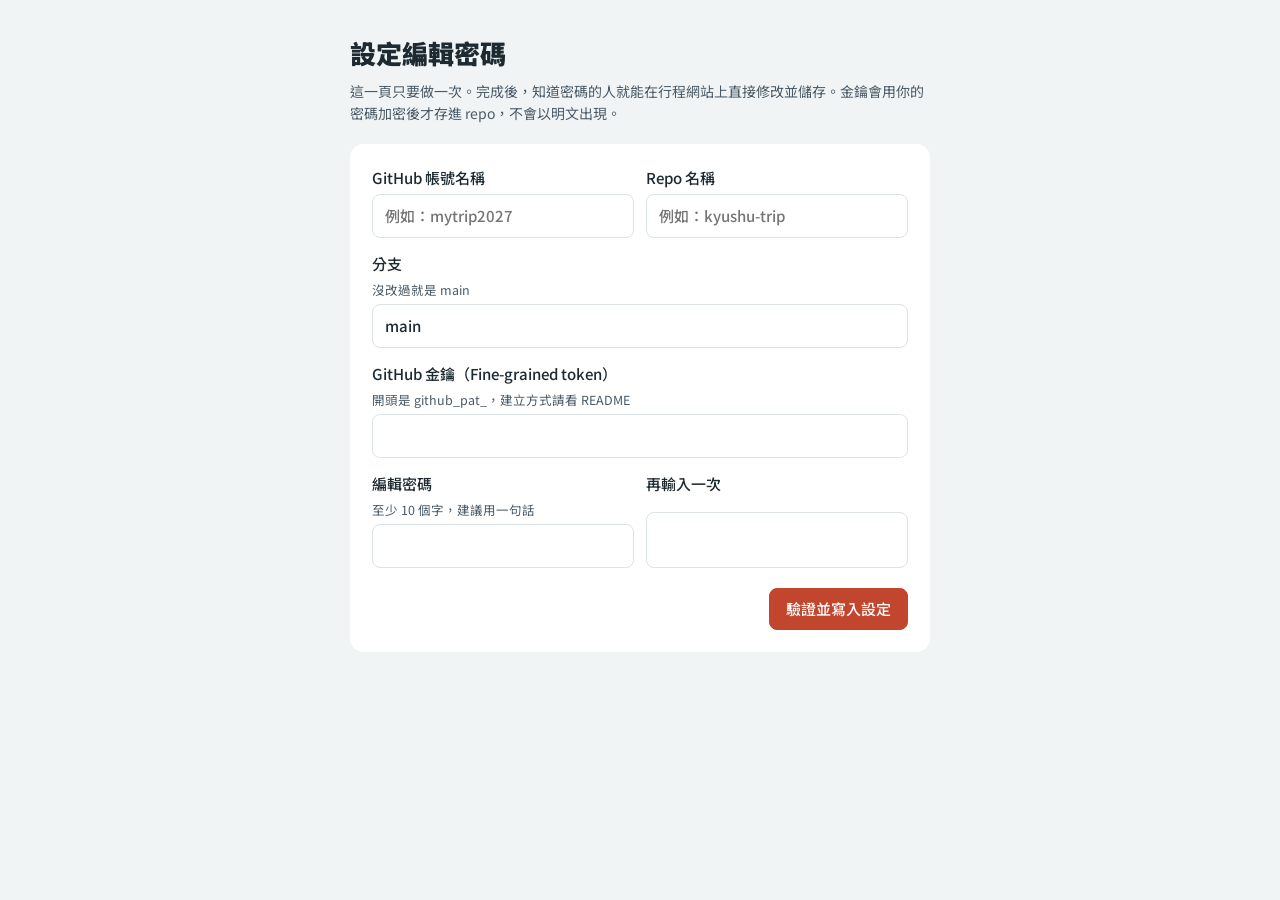
<file: setup.html>
<!doctype html>
<html lang="zh-Hant">
<head>
<meta charset="utf-8">
<meta name="viewport" content="width=device-width, initial-scale=1">
<title>設定編輯密碼</title>
<link href="https://fonts.googleapis.com/css2?family=Noto+Sans+TC:wght@400;500;700;900&display=swap" rel="stylesheet">
<link rel="stylesheet" href="assets/style.css">
<style>
  body { display: block; background: var(--mist); }
  .wrap { max-width: 620px; margin: 0 auto; padding: 32px 20px 64px; }
  h1 { font-size: 26px; font-weight: 900; margin: 0 0 6px; }
  .card { background: #fff; border-radius: 14px; padding: 22px; margin-top: 20px; display: grid; gap: 14px; }
  label { display: grid; gap: 4px; font-weight: 500; }
  label small { color: var(--ink-2); font-weight: 400; }
  input { padding: 9px 12px; border: 1px solid var(--line); border-radius: 8px; width: 100%; }
  .two { display: grid; grid-template-columns: 1fr 1fr; gap: 12px; }
  pre { background: var(--ink); color: #E6EDF1; padding: 14px; border-radius: 10px; overflow-x: auto; font-size: 13px; white-space: pre-wrap; word-break: break-all; }
  .ok { color: var(--moss); font-weight: 700; margin: 0; }
  @media (max-width: 560px) { .two { grid-template-columns: 1fr; } }
</style>
</head>
<body>
<div class="wrap">
  <h1>設定編輯密碼</h1>
  <p class="muted">這一頁只要做一次。完成後，知道密碼的人就能在行程網站上直接修改並儲存。金鑰會用你的密碼加密後才存進 repo，不會以明文出現。</p>

  <form class="card" id="f">
    <div class="two">
      <label>GitHub 帳號名稱<input id="owner" required placeholder="例如：mytrip2027" autocomplete="off"></label>
      <label>Repo 名稱<input id="repo" required placeholder="例如：kyushu-trip" autocomplete="off"></label>
    </div>
    <label>分支 <small>沒改過就是 main</small><input id="branch" value="main" required></label>
    <label>GitHub 金鑰（Fine-grained token）<small>開頭是 github_pat_，建立方式請看 README</small><input id="token" type="password" required autocomplete="off"></label>
    <div class="two">
      <label>編輯密碼 <small>至少 10 個字，建議用一句話</small><input id="pw" type="password" minlength="10" required autocomplete="new-password"></label>
      <label>再輸入一次<input id="pw2" type="password" minlength="10" required autocomplete="new-password"></label>
    </div>
    <p class="err" id="err" hidden></p>
    <div class="row-end"><button class="btn primary" id="go" type="submit">驗證並寫入設定</button></div>
  </form>

  <div class="card" id="done" hidden>
    <p class="ok" id="okMsg"></p>
    <p class="muted" id="okNext"></p>
    <pre id="out"></pre>
    <div class="row-end"><button class="btn ghost" id="copy" type="button">複製設定內容</button><a class="btn" href="index.html">回到行程網站</a></div>
  </div>
</div>
<script src="assets/crypto.js"></script>
<script>
const $ = (id) => document.getElementById(id);
$('f').addEventListener('submit', async (e) => {
  e.preventDefault();
  const err = $('err'), go = $('go');
  err.hidden = true;
  if ($('pw').value !== $('pw2').value) { err.textContent = '兩次輸入的密碼不一樣。'; err.hidden = false; return; }
  const cfg = { owner: $('owner').value.trim(), repo: $('repo').value.trim(), branch: $('branch').value.trim() || 'main', dataPath: 'data/itinerary.json' };
  const token = $('token').value.trim();
  go.disabled = true; go.textContent = '處理中…';
  try {
    const info = await GitHub.checkRepo(cfg, token);
    if (info.permissions && info.permissions.push === false) throw new Error('這把金鑰沒有寫入權限。請把 Contents 權限設為 Read and write。');
    cfg.enc = await TripCrypto.encrypt(token, $('pw').value);
    const text = '// 由 setup.html 產生，請勿手動修改 enc 內容。\nwindow.TRIP_CONFIG = ' + JSON.stringify(cfg, null, 2) + ';\n';
    $('out').textContent = text;
    $('done').hidden = false;
    try {
      const cur = await GitHub.getFile(cfg, token, 'config.js');
      await GitHub.putFile(cfg, token, 'config.js', text, cur && cur.sha, '設定編輯密碼');
      $('okMsg').textContent = '設定完成，已自動寫入 repo 的 config.js。';
      $('okNext').textContent = '大約 1 分鐘後回到行程網站，按「編輯行程」並輸入密碼就能開始修改。';
    } catch (x) {
      $('okMsg').textContent = '金鑰驗證成功，但自動寫入失敗。';
      $('okNext').textContent = '請把下面的內容複製起來，到 GitHub 上打開 config.js，整個取代後存檔。';
    }
    $('token').value = '';
  } catch (x) {
    err.textContent = x.message; err.hidden = false;
  } finally { go.disabled = false; go.textContent = '驗證並寫入設定'; }
});
$('copy').addEventListener('click', async () => {
  try { await navigator.clipboard.writeText($('out').textContent); $('copy').textContent = '已複製'; } catch (e) { $('copy').textContent = '請手動選取複製'; }
});
</script>
</body>
</html>
</file>
<file: assets/style.css>
:root {
  --ink: #1E2A32;
  --ink-2: #4A5A66;
  --muted: #6E7E8A;
  --paper: #FFFFFF;
  --mist: #F1F4F5;
  --line: #DCE3E7;
  --red: #C2452D;
  --moss: #3F7D6B;
  --amber: #C98418;
  --focus: #1F6F8B;
  --top-h: 132px;
  color-scheme: light;
  box-sizing: border-box;
  padding-top: env(safe-area-inset-top, 0px);
  padding-bottom: env(safe-area-inset-bottom, 0px);
}
[hidden] { display: none !important; }
*, *::before, *::after { box-sizing: inherit; }
html, body { height: 100%; margin: 0; }
body {
  font-family: "Noto Sans TC", "PingFang TC", "Microsoft JhengHei", system-ui, sans-serif;
  color: var(--ink);
  background: var(--paper);
  font-size: 15px;
  line-height: 1.6;
  display: flex;
  flex-direction: column;
}
button, input, select, textarea { font: inherit; color: inherit; }
:focus-visible { outline: 3px solid var(--focus); outline-offset: 2px; }

/* ---------- Header ---------- */
.top {
  display: grid;
  grid-template-columns: 1fr auto;
  grid-template-areas: "brand controls" "tabs tabs";
  gap: 6px 16px;
  padding: 14px 24px 0;
  border-bottom: 1px solid var(--line);
  background: var(--paper);
}
.brand { grid-area: brand; min-width: 0; }
.brand h1 { margin: 0; font-size: 26px; font-weight: 900; letter-spacing: 0.02em; line-height: 1.25; }
.range { margin: 0; color: var(--ink-2); font-size: 14px; }
.controls { grid-area: controls; display: flex; gap: 10px; align-items: center; flex-wrap: wrap; justify-content: flex-end; }
.tabs { grid-area: tabs; display: flex; gap: 4px; overflow-x: auto; scrollbar-width: none; }
.tabs button {
  border: 0; background: none; padding: 10px 14px 12px; cursor: pointer; color: var(--ink-2);
  border-bottom: 3px solid transparent; white-space: nowrap; font-weight: 500;
}
.tabs button.on { color: var(--ink); border-bottom-color: var(--ink); font-weight: 700; }

.seg { display: inline-flex; background: var(--mist); border-radius: 999px; padding: 3px; }
.seg button { border: 0; background: none; padding: 6px 14px; border-radius: 999px; cursor: pointer; font-weight: 500; color: var(--ink-2); white-space: nowrap; }
.seg button.on { background: var(--ink); color: #fff; }

.btn { border: 1px solid var(--ink); background: var(--ink); color: #fff; padding: 8px 16px; border-radius: 8px; cursor: pointer; font-weight: 500; white-space: nowrap; }
.btn.ghost { background: transparent; color: var(--ink); border-color: var(--line); }
.btn.ghost:hover { border-color: var(--ink); }
.btn.primary { background: var(--red); border-color: var(--red); color: #fff; }
.btn.small { padding: 5px 11px; font-size: 14px; }
.btn.danger { background: transparent; color: var(--red); border-color: transparent; }
.btn:disabled { opacity: .5; cursor: progress; }

/* ---------- Edit bar ---------- */
.editbar {
  display: flex; align-items: center; justify-content: space-between; gap: 12px; flex-wrap: wrap;
  padding: 8px 24px; background: #FBEDE9; border-bottom: 1px solid #F0CFC6;
}
.editbar-state { font-weight: 700; color: var(--red); }
.editbar-actions { display: flex; gap: 8px; flex-wrap: wrap; }

/* ---------- Layout ---------- */
main { flex: 1; min-height: 0; position: relative; }
.view { display: none; height: 100%; }
.view.on { display: flex; }
#view-map { min-height: 0; }
.mapwrap { flex: 1 1 auto; position: relative; min-width: 0; }
#map { position: absolute; inset: 0; background: var(--mist); }
.panel { flex: 0 0 440px; border-left: 1px solid var(--line); overflow-y: auto; background: var(--paper); }
.page { overflow-y: auto; display: none; }
.page.on { display: block; }
.page-inner { max-width: 960px; margin: 0 auto; padding: 28px 24px 64px; }

.pickhint {
  position: absolute; left: 50%; top: 14px; transform: translateX(-50%); z-index: 500;
  background: var(--ink); color: #fff; padding: 8px 10px 8px 16px; border-radius: 999px; display: flex; gap: 10px; align-items: center; font-size: 14px;
}
.pickhint .btn.ghost { color: #fff; border-color: rgba(255,255,255,.4); }
.picking #map { cursor: crosshair; }

/* ---------- Day chips ---------- */
.daychips {
  position: sticky; top: 0; z-index: 5; background: var(--paper);
  display: flex; gap: 6px; padding: 12px 16px; overflow-x: auto; border-bottom: 1px solid var(--line); scrollbar-width: thin;
}
.chip {
  display: inline-flex; align-items: center; gap: 6px; border: 1px solid var(--line); background: var(--paper);
  padding: 5px 12px; border-radius: 999px; cursor: pointer; white-space: nowrap; font-size: 14px; color: var(--ink-2);
}
.chip .dot { width: 10px; height: 10px; border-radius: 50%; background: var(--c, var(--ink)); }
.chip.on { background: var(--c, var(--ink)); border-color: var(--c, var(--ink)); color: #fff; font-weight: 700; }
.chip.on .dot { background: #fff; }

/* ---------- Day list ---------- */
.day { padding: 18px 16px 8px; border-bottom: 1px solid var(--line); }
.day-head { display: flex; align-items: baseline; gap: 10px; flex-wrap: wrap; margin-bottom: 10px; }
.day-label { font-weight: 900; font-size: 20px; color: var(--c); }
.day-date { color: var(--ink-2); }
.day-title { flex-basis: 100%; font-weight: 700; font-size: 17px; margin: 0; }
.mode { font-size: 12px; padding: 1px 8px; border-radius: 4px; background: var(--mist); color: var(--ink-2); }
.day-tools { display: flex; gap: 8px; flex-wrap: wrap; margin: -2px 0 10px; }
.day-tools a { font-size: 13px; color: var(--focus); }

.stops { list-style: none; margin: 0; padding: 0; position: relative; }
.stop { display: grid; grid-template-columns: 52px 28px 1fr; gap: 0 8px; position: relative; padding: 6px 4px 10px; border-radius: 8px; cursor: pointer; }
.stop:hover { background: var(--mist); }
.stop.active { background: #EEF4F2; box-shadow: inset 0 0 0 1px var(--c); }
.stop .t { font-weight: 700; font-variant-numeric: tabular-nums; font-size: 14px; padding-top: 3px; }
.stop .n { width: 26px; height: 26px; border-radius: 50%; background: var(--c); color: #fff; display: grid; place-items: center; font-size: 13px; font-weight: 700; position: relative; z-index: 1; }
.stop .n.none { background: var(--paper); border: 2px solid var(--c); width: 14px; height: 14px; margin: 6px 6px 0; }
.stop:not(:last-child) .rail { position: absolute; left: 73px; top: 32px; bottom: -6px; width: 2px; background: var(--c); opacity: .3; }
.stop .body { min-width: 0; }
.stop .name { font-weight: 700; margin: 0; line-height: 1.4; padding-top: 2px; }
.stop .note { margin: 2px 0 0; color: var(--ink-2); font-size: 14px; }
.stop .nav { font-size: 13px; color: var(--focus); text-decoration: none; display: inline-block; margin-top: 4px; }
.stop .nav:hover { text-decoration: underline; }
.type { font-size: 12px; color: var(--muted); margin-left: 6px; font-weight: 500; }

/* ---------- Edit forms ---------- */
.editing .stop { cursor: default; grid-template-columns: 22px 1fr; padding: 10px 6px; background: var(--mist); margin-bottom: 8px; }
.editing .stop:hover { background: var(--mist); }
.handle { cursor: grab; color: var(--muted); user-select: none; font-size: 18px; line-height: 1; padding-top: 6px; touch-action: none; }
.fgrid { display: grid; grid-template-columns: 84px 1fr; gap: 6px; }
.fgrid .full { grid-column: 1 / -1; }
.field { width: 100%; padding: 6px 8px; border: 1px solid var(--line); border-radius: 6px; background: var(--paper); }
textarea.field { resize: vertical; min-height: 54px; }
.frow { display: flex; gap: 6px; flex-wrap: wrap; align-items: center; }
.loc { font-size: 13px; color: var(--ink-2); }
.loc.missing { color: var(--red); }
.sortable-ghost { opacity: .4; }
.add-row { margin: 4px 0 12px; }
.day-edit { display: grid; grid-template-columns: 1fr 1fr; gap: 6px; margin-bottom: 10px; }
.day-edit .full { grid-column: 1 / -1; }

/* ---------- Pages ---------- */
.page h2 { font-size: 24px; font-weight: 900; margin: 0 0 4px; }
.page .lead { color: var(--ink-2); margin: 0 0 24px; }
.page h3 { font-size: 18px; margin: 32px 0 12px; }
.flights { display: grid; grid-template-columns: repeat(auto-fit, minmax(280px, 1fr)); gap: 16px; }
.flight { border: 1px solid var(--line); border-radius: 12px; padding: 18px 20px; }
.flight .leg { font-weight: 700; color: var(--red); }
.flight .time { font-size: 32px; font-weight: 900; font-variant-numeric: tabular-nums; line-height: 1.2; margin: 6px 0; }
.flight .meta { color: var(--ink-2); }
.flight .price { font-weight: 700; margin-top: 8px; }
.hotel { border-top: 1px solid var(--line); padding: 16px 0; display: grid; grid-template-columns: 1fr auto; gap: 4px 24px; }
.hotel h4 { margin: 0; font-size: 18px; }
.hotel .price { font-weight: 900; font-size: 18px; text-align: right; }
.hotel p { margin: 0; color: var(--ink-2); grid-column: 1 / -1; }

.total { display: flex; align-items: baseline; gap: 16px; flex-wrap: wrap; padding: 20px 24px; background: var(--ink); color: #fff; border-radius: 12px; }
.total strong { font-size: 34px; font-weight: 900; font-variant-numeric: tabular-nums; }
.total span { color: #C7D2D9; }
.tbl-wrap { overflow-x: auto; margin-top: 20px; }
table { border-collapse: collapse; width: 100%; min-width: 520px; }
th, td { text-align: left; padding: 10px 12px; border-bottom: 1px solid var(--line); vertical-align: top; }
th { font-size: 13px; color: var(--ink-2); font-weight: 500; }
td.amt, th.amt { text-align: right; font-variant-numeric: tabular-nums; font-weight: 700; white-space: nowrap; }
.footnote { color: var(--muted); font-size: 13px; margin-top: 12px; }

.checks { list-style: none; padding: 0; margin: 0; }
.checks li { display: grid; grid-template-columns: 28px 1fr; gap: 10px; padding: 14px 0; border-top: 1px solid var(--line); }
.checks input[type=checkbox] { width: 20px; height: 20px; margin-top: 3px; accent-color: var(--moss); }
.checks .ct { font-weight: 700; }
.checks .done .ct { text-decoration: line-through; color: var(--muted); }
.checks p { margin: 2px 0 0; color: var(--ink-2); }

.ecard { background: var(--mist); border-radius: 10px; padding: 12px; margin-bottom: 10px; display: grid; gap: 6px; }
.ecard label { font-size: 13px; color: var(--ink-2); display: grid; gap: 2px; }

/* ---------- Map pins ---------- */
.pin {
  width: 28px; height: 28px; border-radius: 50% 50% 50% 0; transform: rotate(-45deg);
  background: var(--c); border: 2px solid #fff; box-shadow: 0 1px 4px rgba(0,0,0,.35); display: grid; place-items: center;
}
.pin span { transform: rotate(45deg); color: #fff; font: 700 12px/1 "Noto Sans TC", sans-serif; }
.pin.active { width: 36px; height: 36px; }
.leaflet-popup-content { font-family: "Noto Sans TC", sans-serif; margin: 10px 14px; }
.pop-t { font-weight: 700; }
.pop-n { color: var(--ink-2); font-size: 13px; margin-top: 2px; }

/* ---------- Dialogs / toast ---------- */
dialog { border: 0; border-radius: 14px; padding: 0; width: min(440px, calc(100vw - 32px)); box-shadow: 0 20px 60px rgba(0,0,0,.25); }
dialog form { padding: 22px; display: grid; gap: 10px; }
dialog h2 { margin: 0; font-size: 20px; }
dialog::backdrop { background: rgba(30,42,50,.45); }
dialog input { width: 100%; padding: 9px 12px; border: 1px solid var(--line); border-radius: 8px; }
.row { display: flex; gap: 8px; }
.row-end { display: flex; gap: 8px; justify-content: flex-end; flex-wrap: wrap; margin-top: 6px; }
.muted { color: var(--ink-2); margin: 0; font-size: 14px; }
.err { color: var(--red); margin: 0; font-size: 14px; }
.locresults { list-style: none; margin: 0; padding: 0; max-height: 240px; overflow-y: auto; }
.locresults li button { width: 100%; text-align: left; border: 0; background: none; padding: 8px 6px; border-bottom: 1px solid var(--line); cursor: pointer; font-size: 14px; }
.locresults li button:hover { background: var(--mist); }
.toast {
  position: fixed; left: 50%; bottom: calc(24px + env(safe-area-inset-bottom, 0px)); transform: translate(-50%, 20px);
  background: var(--ink); color: #fff; padding: 10px 18px; border-radius: 10px; opacity: 0; pointer-events: none;
  transition: opacity .2s, transform .2s; z-index: 2000; max-width: calc(100vw - 32px);
}
.toast.show { opacity: 1; transform: translate(-50%, 0); }
.empty { padding: 32px 16px; color: var(--ink-2); }

/* ---------- Mobile ---------- */
@media (max-width: 900px) {
  .top { padding: 12px 16px 0; grid-template-columns: 1fr; grid-template-areas: "brand" "controls" "tabs"; }
  .controls { justify-content: space-between; }
  .brand h1 { font-size: 22px; }
  #view-map.on { flex-direction: column; overflow-y: auto; }
  .mapwrap { flex: 0 0 auto; height: 44vh; position: sticky; top: 0; z-index: 10; }
  .panel { flex: 1 0 auto; border-left: 0; overflow: visible; }
  .daychips { top: 0; position: relative; }
  .editbar { padding: 8px 16px; }
}
@media (prefers-reduced-motion: reduce) {
  .toast { transition: none; }
}

.note a, .hotel a, td a, .checks a { color: var(--focus); word-break: break-all; }
</file>
